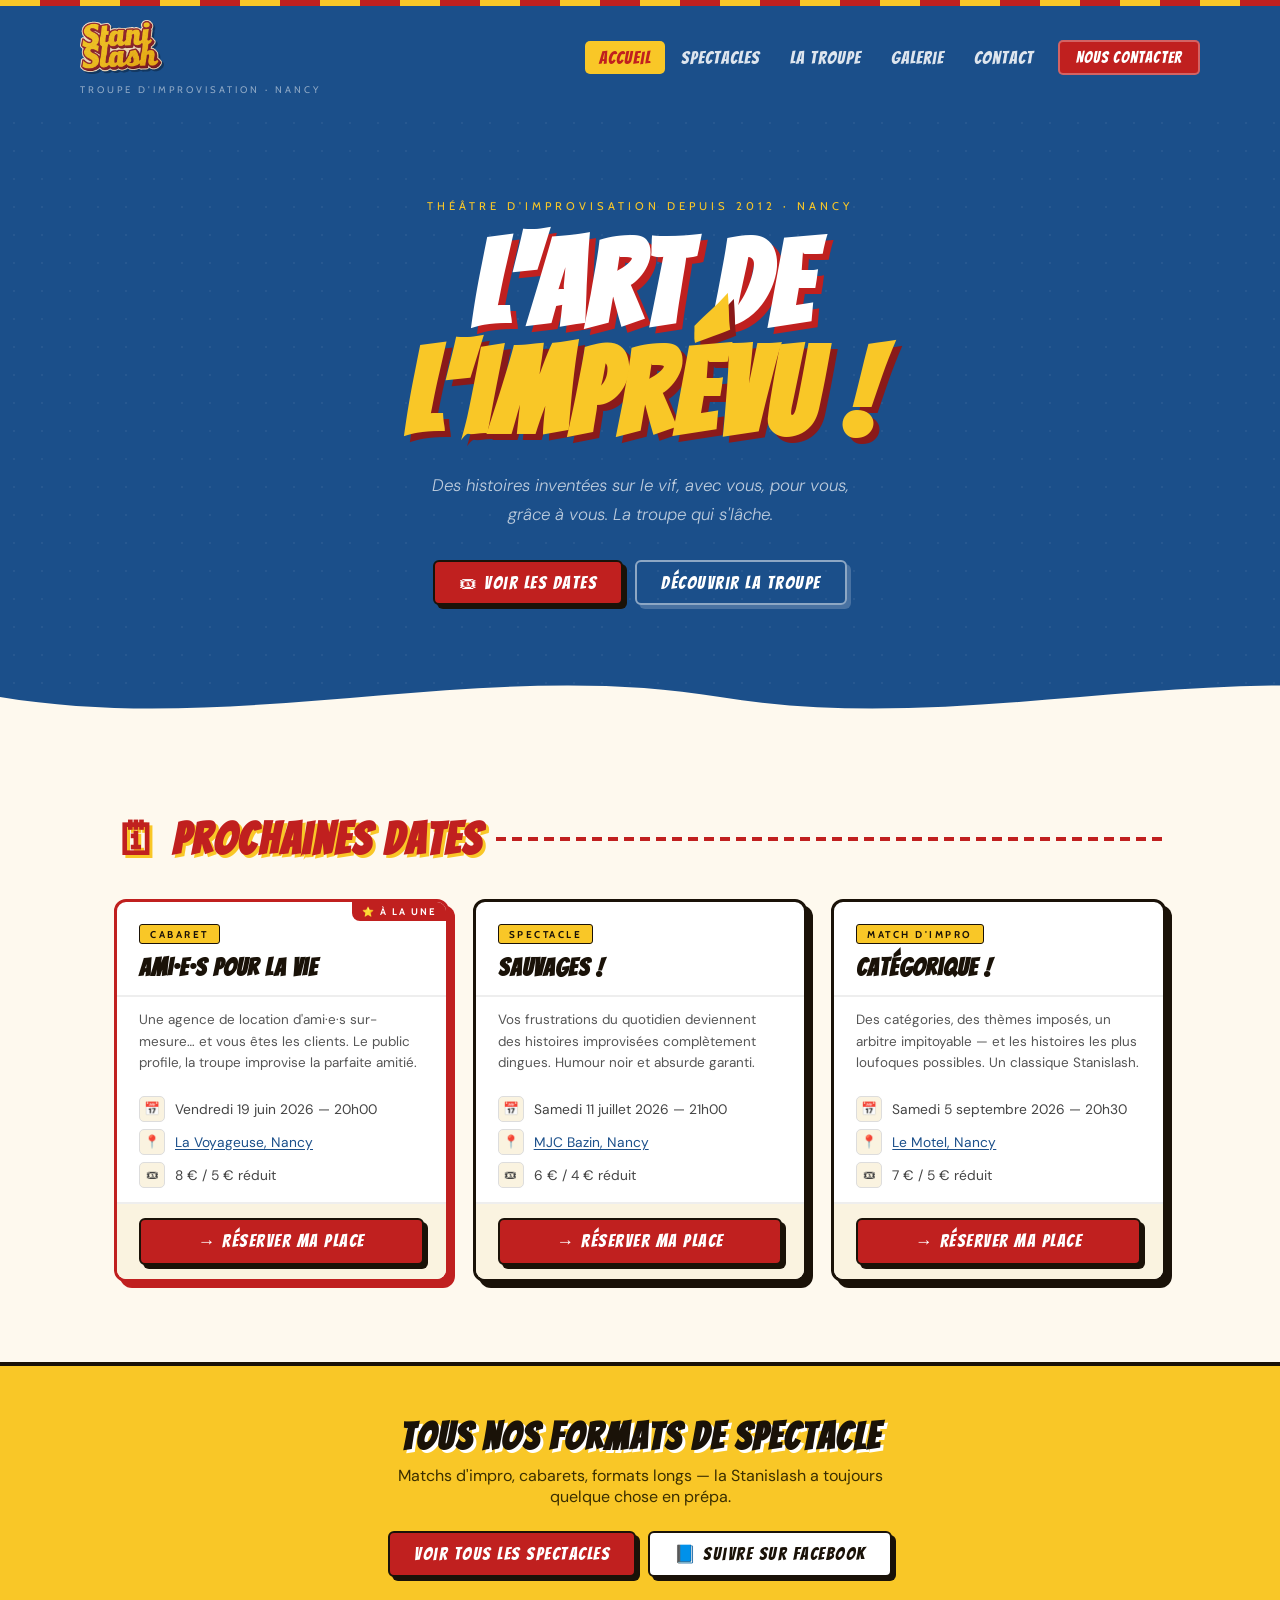
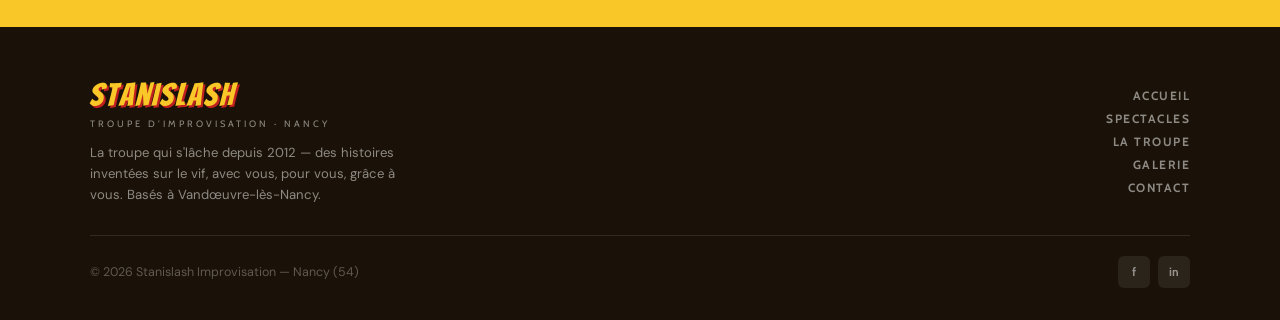
<file: index.html>
<!DOCTYPE html>
<html lang="fr">
<head>
  <meta charset="UTF-8">
  <meta name="viewport" content="width=device-width, initial-scale=1.0">
  <title>StaniSlash — La troupe qui s'lâche !</title>
  <link rel="stylesheet" href="style.css">
</head>
<body>
<header id="main-header"></header>

<section class="hero">
  <div class="hero-eyebrow">Théâtre d'improvisation depuis 2012 · Nancy</div>
  <h1>L'ART DE<em>L'IMPRÉVU !</em></h1>
  <p class="hero-desc">Des histoires inventées sur le vif, avec vous, pour vous, grâce à vous. La troupe qui s'lâche.</p>
  <div class="hero-actions">
    <a href="spectacles.html" class="btn btn-red">🎟 Voir les dates</a>
    <a href="troupe.html" class="btn btn-outline">Découvrir la troupe</a>
  </div>
  <svg class="hero-wave" viewBox="0 0 1440 80" xmlns="http://www.w3.org/2000/svg" preserveAspectRatio="none">
    <path d="M0,40 C240,80 480,0 720,40 C960,80 1200,0 1440,40 L1440,80 L0,80 Z" fill="#FEF9EE"/>
  </svg>
</section>

<section class="dates-section">
  <div class="container">
    <h2 class="section-title">🗓 Prochaines dates</h2>
    <div class="dates-grid" id="dates-accueil"></div>
  </div>
</section>

<div class="cta-band">
  <h2>Tous nos formats de spectacle</h2>
  <p>Matchs d'impro, cabarets, formats longs — la Stanislash a toujours quelque chose en prépa.</p>
  <div class="cta-btns">
    <a href="spectacles.html" class="btn btn-red">Voir tous les spectacles</a>
    <a href="https://www.facebook.com/lastanislash/" target="_blank" class="btn btn-white">📘 Suivre sur Facebook</a>
  </div>
</div>

<footer id="main-footer"></footer>
<script src="scripts.js"></script>
<script>
  initPage('index.html');
  document.addEventListener('DOMContentLoaded', () => renderDates('dates-accueil', 3));
</script>
</body>
</html>
</file>
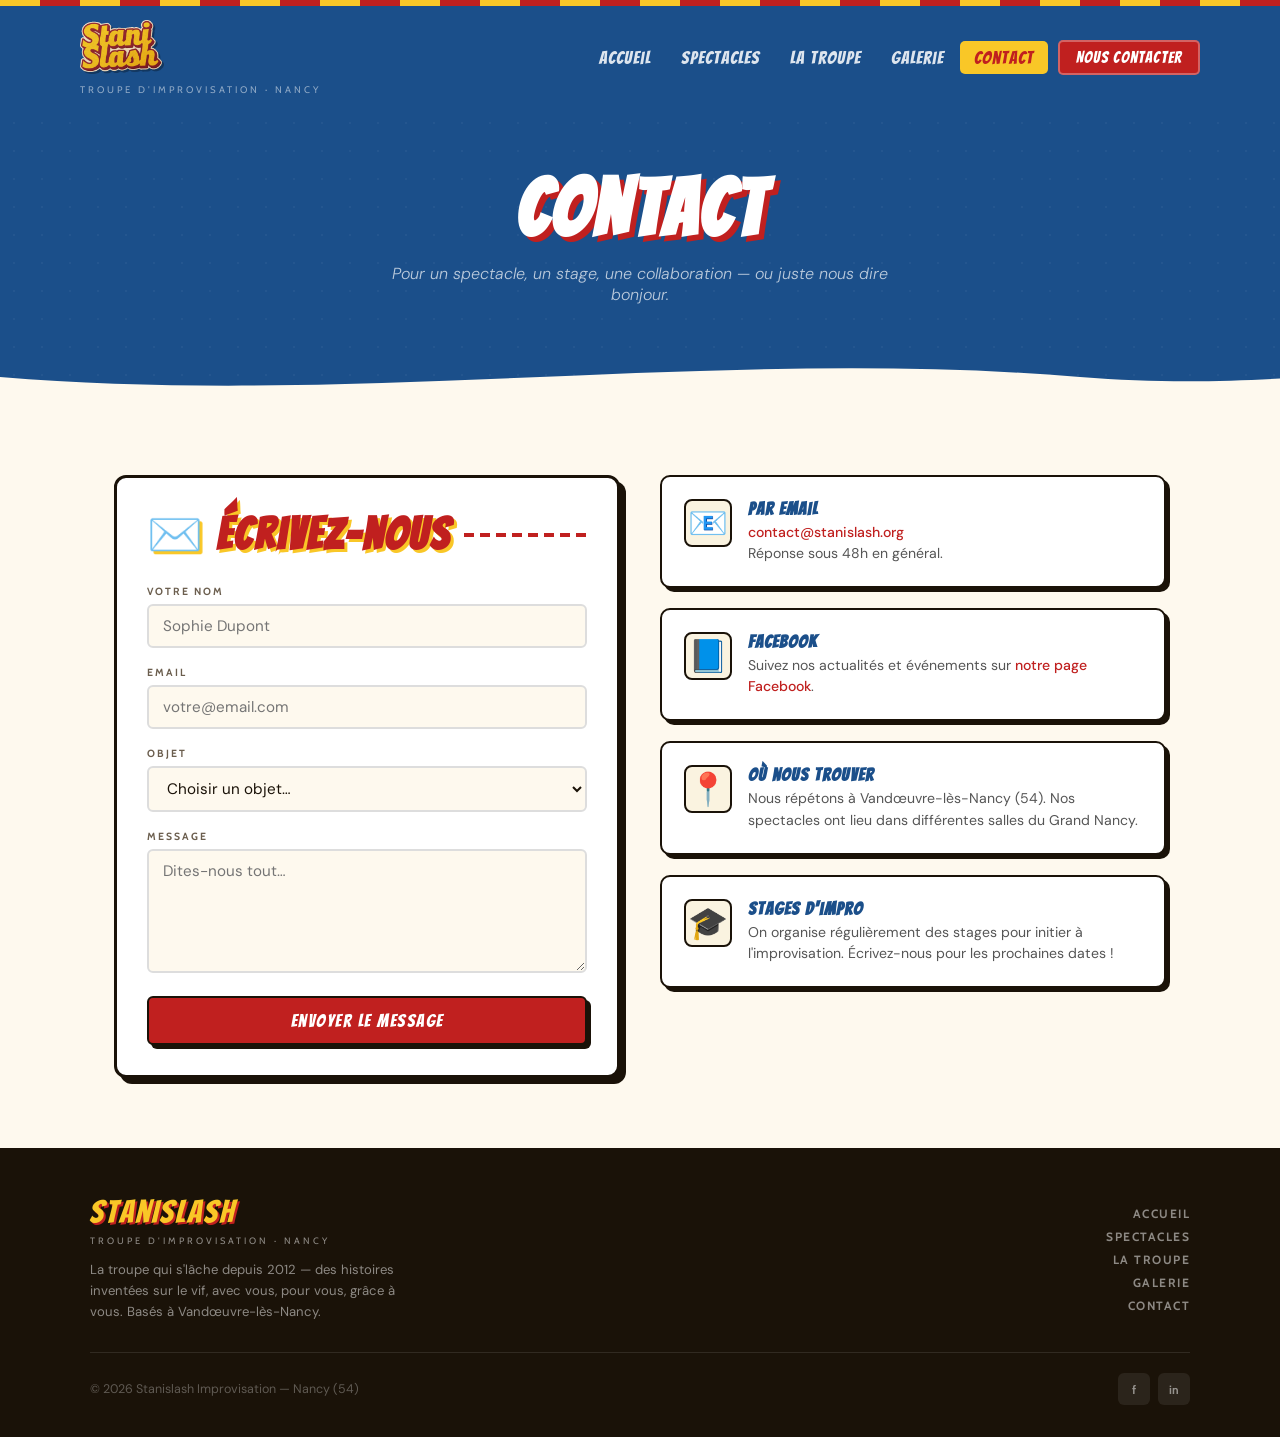
<file: contact.html>
<!DOCTYPE html>
<html lang="fr">
<head>
  <meta charset="UTF-8">
  <meta name="viewport" content="width=device-width, initial-scale=1.0">
  <title>StaniSlash | Contact</title>
  <link rel="stylesheet" href="style.css">
</head>
<body>
<header id="main-header"></header>

<div class="page-hero">
  <h1>CONTACT</h1>
  <p>Pour un spectacle, un stage, une collaboration — ou juste nous dire bonjour.</p>
  <svg class="page-wave" viewBox="0 0 1440 60" xmlns="http://www.w3.org/2000/svg" preserveAspectRatio="none">
    <path d="M0,30 C360,60 720,0 1080,30 C1260,45 1380,15 1440,30 L1440,60 L0,60 Z" fill="#FEF9EE"/>
  </svg>
</div>

<section class="page-section">
  <div class="container">
    <div class="contact-grid">

      <!-- Formulaire -->
      <div class="contact-form-card">
        <h2 class="section-title" style="margin-bottom: 24px;">✉️ Écrivez-nous</h2>
        <form id="contact-form">
          <div class="form-group">
            <label for="nom">Votre nom</label>
            <input type="text" id="nom" name="nom" placeholder="Sophie Dupont" required>
          </div>
          <div class="form-group">
            <label for="email">Email</label>
            <input type="email" id="email" name="email" placeholder="votre@email.com" required>
          </div>
          <div class="form-group">
            <label for="sujet">Objet</label>
            <select id="sujet" name="sujet">
              <option value="">Choisir un objet…</option>
              <option value="spectacle">Programmer un spectacle</option>
              <option value="stage">Stage de formation</option>
              <option value="rejoindre">Rejoindre la troupe</option>
              <option value="presse">Presse / partenariat</option>
              <option value="autre">Autre</option>
            </select>
          </div>
          <div class="form-group">
            <label for="message">Message</label>
            <textarea id="message" name="message" rows="5" placeholder="Dites-nous tout…" required></textarea>
          </div>
          <button type="submit" class="btn btn-red" style="width: 100%; font-size: 1.1rem; padding: 13px;">Envoyer le message</button>
        </form>
      </div>

      <!-- Infos -->
      <div class="contact-info">

        <div class="contact-info-card">
          <div class="contact-info-icon">📧</div>
          <div class="contact-info-text">
            <h4>Par email</h4>
            <p><a href="mailto:contact@stanislash.org">contact@stanislash.org</a><br>Réponse sous 48h en général.</p>
          </div>
        </div>

        <div class="contact-info-card">
          <div class="contact-info-icon">📘</div>
          <div class="contact-info-text">
            <h4>Facebook</h4>
            <p>Suivez nos actualités et événements sur <a href="https://www.facebook.com/lastanislash/" target="_blank">notre page Facebook</a>.</p>
          </div>
        </div>

        <div class="contact-info-card">
          <div class="contact-info-icon">📍</div>
          <div class="contact-info-text">
            <h4>Où nous trouver</h4>
            <p>Nous répétons à Vandœuvre-lès-Nancy (54). Nos spectacles ont lieu dans différentes salles du Grand Nancy.</p>
          </div>
        </div>

        <div class="contact-info-card">
          <div class="contact-info-icon">🎓</div>
          <div class="contact-info-text">
            <h4>Stages d'impro</h4>
            <p>On organise régulièrement des stages pour initier à l'improvisation. Écrivez-nous pour les prochaines dates !</p>
          </div>
        </div>

      </div>
    </div>
  </div>
</section>

<footer id="main-footer"></footer>
<script src="scripts.js"></script>
<script>
  initContactForm();
  initPage('contact.html');
</script>
</body>
</html>
</file>
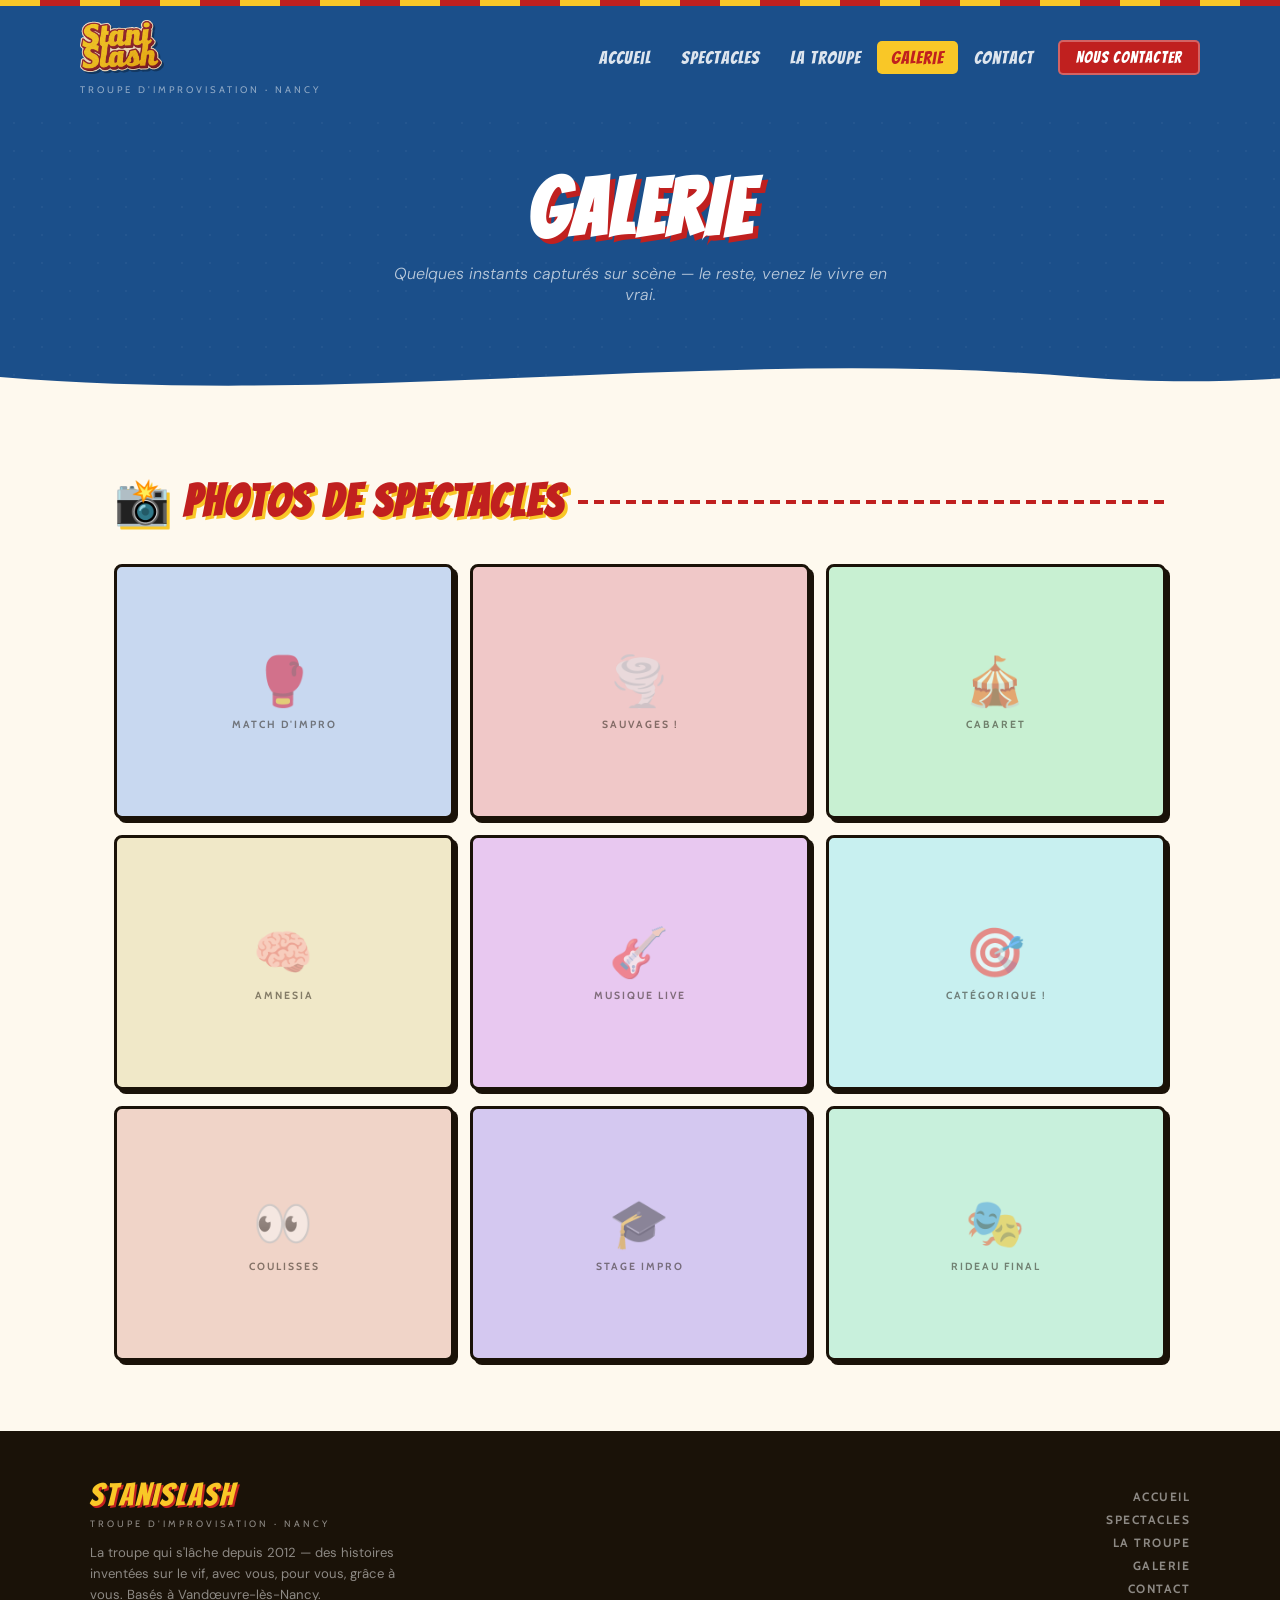
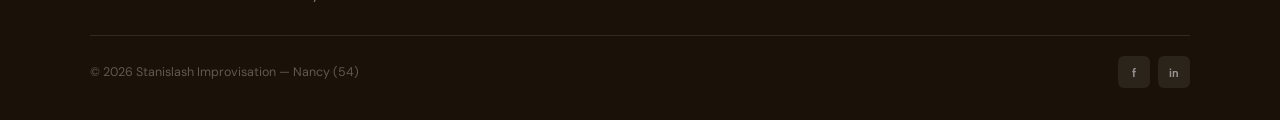
<file: galerie.html>
<!DOCTYPE html>
<html lang="fr">
<head>
  <meta charset="UTF-8">
  <meta name="viewport" content="width=device-width, initial-scale=1.0">
  <title>StaniSlash | Galerie</title>
  <link rel="stylesheet" href="style.css">
  <style>
    .lightbox { display:none; position:fixed; inset:0; background:rgba(0,0,0,0.85); z-index:999; align-items:center; justify-content:center; padding:20px; }
    .lightbox.open { display:flex; }
    .lightbox-inner { background:white; border:3px solid var(--ink); border-radius:12px; padding:24px; max-width:600px; width:100%; text-align:center; box-shadow:8px 8px 0 var(--ink); position:relative; }
    .lightbox-close { position:absolute; top:12px; right:12px; background:var(--red); color:white; border:none; font-family:'Bangers',cursive; font-size:1.2rem; padding:4px 12px; border-radius:4px; cursor:pointer; }
    .lightbox-img { width:100%; aspect-ratio:4/3; border-radius:8px; border:2px solid var(--ink); margin-bottom:14px; display:flex; align-items:center; justify-content:center; font-size:5rem; }
    .lightbox-caption { font-family:'Bangers',cursive; font-size:1.4rem; color:var(--blue); letter-spacing:1px; }
    .lightbox-sub { font-size:0.85rem; color:#777; margin-top:4px; font-style:italic; }
  </style>
</head>
<body>
<header id="main-header"></header>

<div class="page-hero">
  <h1>GALERIE</h1>
  <p>Quelques instants capturés sur scène — le reste, venez le vivre en vrai.</p>
  <svg class="page-wave" viewBox="0 0 1440 60" xmlns="http://www.w3.org/2000/svg" preserveAspectRatio="none">
    <path d="M0,30 C360,60 720,0 1080,30 C1260,45 1380,15 1440,30 L1440,60 L0,60 Z" fill="#FEF9EE"/>
  </svg>
</div>

<section class="page-section">
  <div class="container">
    <h2 class="section-title">📸 Photos de spectacles</h2>
    <div class="galerie-grid">

      <div class="galerie-item gi-1" data-caption="Match d'impro 2025" data-sub="Salle Jacques Villeret, Nancy" data-emoji="🥊">
        <div class="gi-placeholder"><span style="font-size:3rem;">🥊</span><span>Match d'impro</span></div>
      </div>

      <div class="galerie-item gi-2" data-caption="Sauvages ! — Première" data-sub="MJC Bazin, Nancy · Octobre 2024" data-emoji="🌪️">
        <div class="gi-placeholder"><span style="font-size:3rem;">🌪️</span><span>Sauvages !</span></div>
      </div>

      <div class="galerie-item gi-3" data-caption="Cabaret de fin de saison" data-sub="Le Motel, Nancy · Juin 2024" data-emoji="🎪">
        <div class="gi-placeholder"><span style="font-size:3rem;">🎪</span><span>Cabaret</span></div>
      </div>

      <div class="galerie-item gi-4" data-caption="Amnesia — Format long" data-sub="MJC Bazin, Nancy · Novembre 2021" data-emoji="🧠">
        <div class="gi-placeholder"><span style="font-size:3rem;">🧠</span><span>Amnesia</span></div>
      </div>

      <div class="galerie-item gi-5" data-caption="Clara à la musique live" data-sub="Le Motel, Nancy · Mars 2025" data-emoji="🎸">
        <div class="gi-placeholder"><span style="font-size:3rem;">🎸</span><span>Musique live</span></div>
      </div>

      <div class="galerie-item gi-6" data-caption="Catégorique ! — Match" data-sub="Salle Jacques Villeret · Avril 2025" data-emoji="🎯">
        <div class="gi-placeholder"><span style="font-size:3rem;">🎯</span><span>Catégorique !</span></div>
      </div>

      <div class="galerie-item gi-7" data-caption="Les coulisses avant le show" data-sub="Behind the scenes · 2025" data-emoji="👀">
        <div class="gi-placeholder"><span style="font-size:3rem;">👀</span><span>Coulisses</span></div>
      </div>

      <div class="galerie-item gi-8" data-caption="Stage de formation impro" data-sub="Vandœuvre-lès-Nancy · 2024" data-emoji="🎓">
        <div class="gi-placeholder"><span style="font-size:3rem;">🎓</span><span>Stage impro</span></div>
      </div>

      <div class="galerie-item gi-9" data-caption="Fin de spectacle" data-sub="Saluts et applaudissements · 2025" data-emoji="🎭">
        <div class="gi-placeholder"><span style="font-size:3rem;">🎭</span><span>Rideau final</span></div>
      </div>

    </div>
  </div>
</section>

<!-- Lightbox -->
<div class="lightbox" id="lightbox" role="dialog" aria-modal="true">
  <div class="lightbox-inner">
    <button class="lightbox-close" id="lightbox-close">✕ Fermer</button>
    <div class="lightbox-img" id="lightbox-img"></div>
    <div class="lightbox-caption" id="lightbox-caption"></div>
    <div class="lightbox-sub" id="lightbox-sub"></div>
  </div>
</div>

<script>
document.querySelectorAll('.galerie-item').forEach(item => {
  item.addEventListener('click', () => {
    document.getElementById('lightbox-img').innerHTML = '<span style="font-size:6rem;">' + item.dataset.emoji + '</span>';
    document.getElementById('lightbox-caption').textContent = item.dataset.caption;
    document.getElementById('lightbox-sub').textContent = item.dataset.sub;
    document.getElementById('lightbox').classList.add('open');
  });
});
document.getElementById('lightbox-close').addEventListener('click', () => {
  document.getElementById('lightbox').classList.remove('open');
});
document.getElementById('lightbox').addEventListener('click', (e) => {
  if (e.target === e.currentTarget) e.currentTarget.classList.remove('open');
});
</script>

<footer id="main-footer"></footer>
<script src="scripts.js"></script>
<script>initPage('galerie.html');</script>
</body>
</html>
</file>
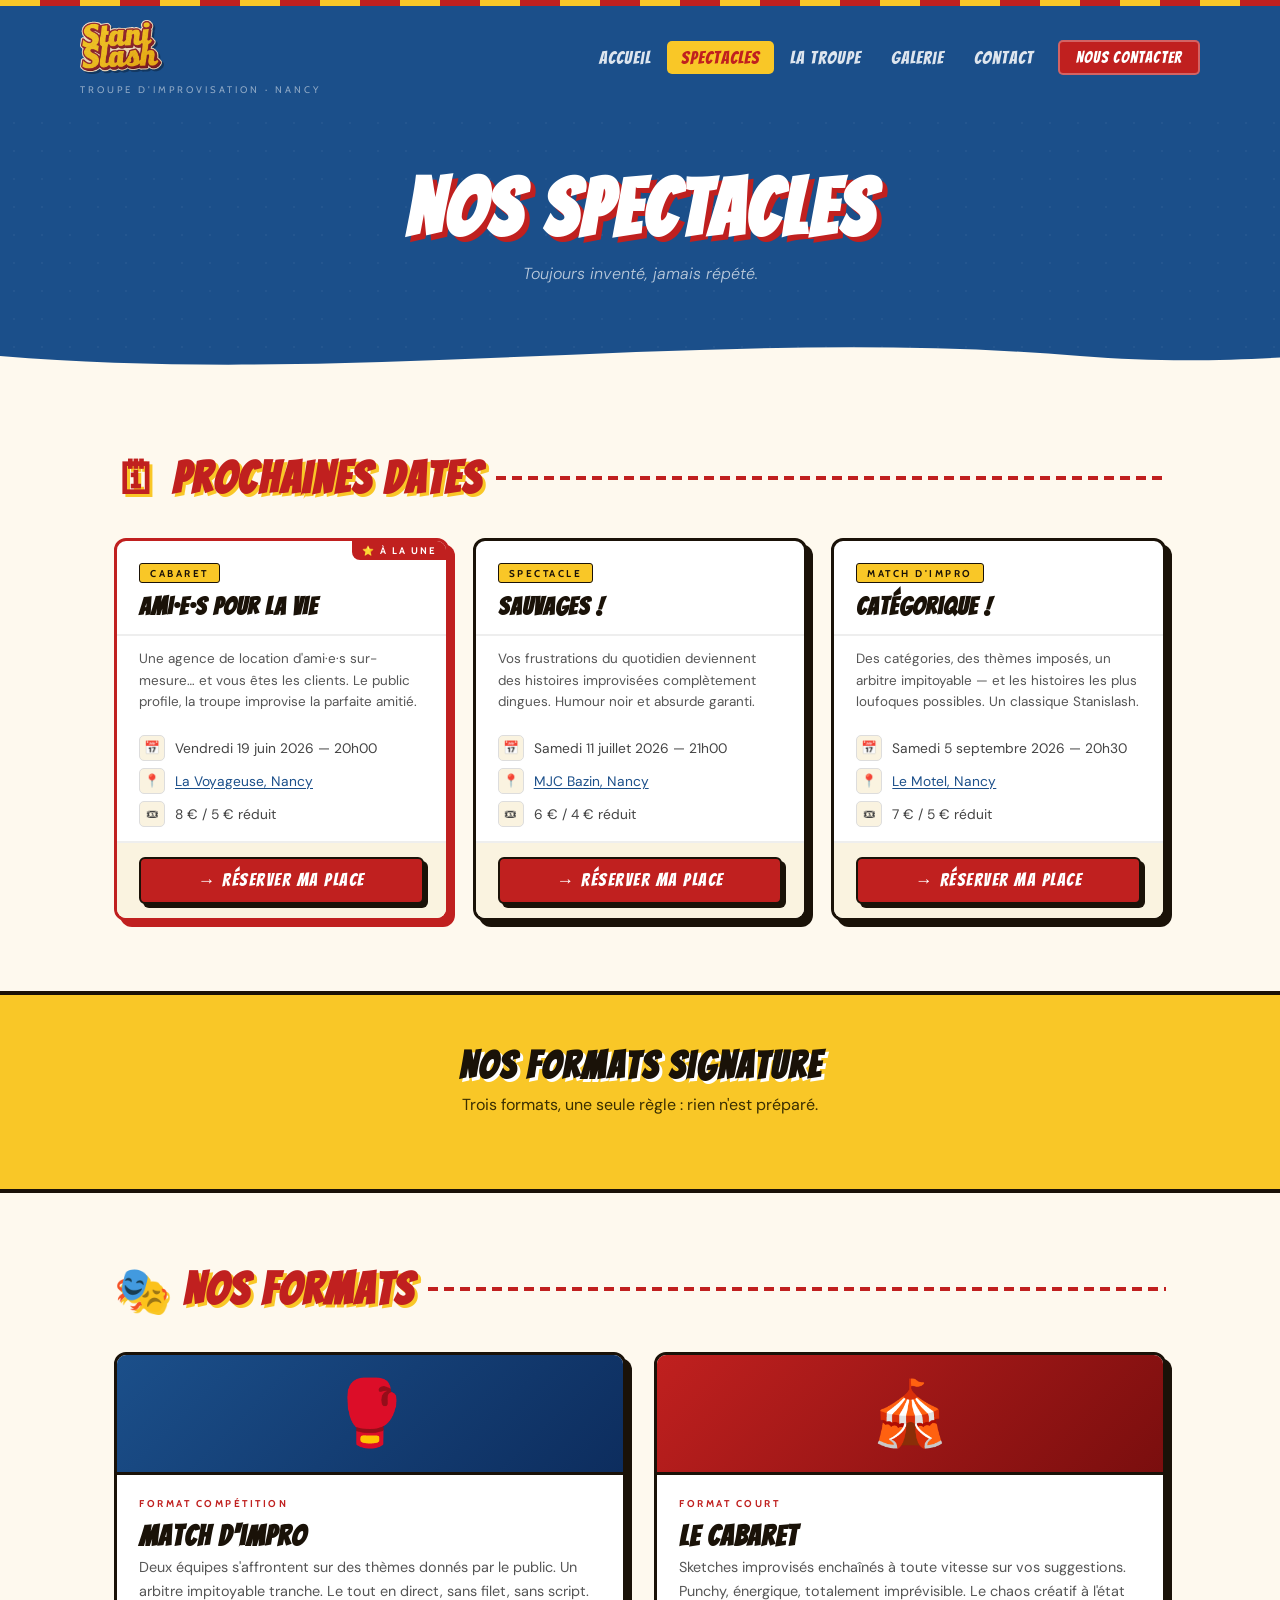
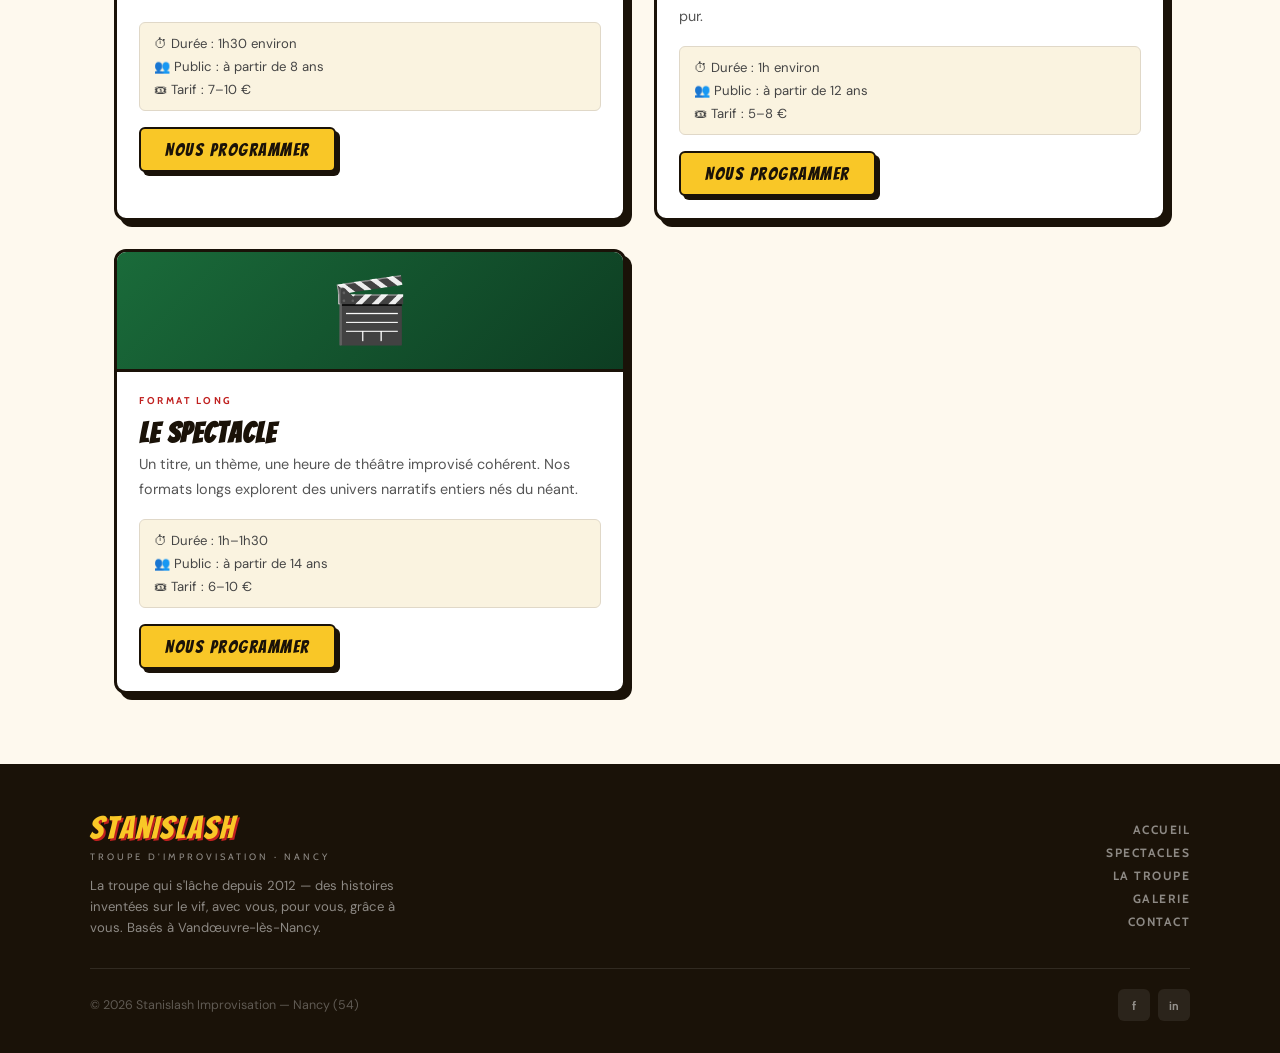
<file: spectacles.html>
<!DOCTYPE html>
<html lang="fr">
<head>
  <meta charset="UTF-8">
  <meta name="viewport" content="width=device-width, initial-scale=1.0">
  <title>StaniSlash | Spectacles</title>
  <link rel="stylesheet" href="style.css">
</head>
<body>
<header id="main-header"></header>

<div class="page-hero">
  <h1>NOS SPECTACLES</h1>
  <p>Toujours inventé, jamais répété.</p>
  <svg class="page-wave" viewBox="0 0 1440 60" xmlns="http://www.w3.org/2000/svg" preserveAspectRatio="none">
    <path d="M0,30 C360,60 720,0 1080,30 C1260,45 1380,15 1440,30 L1440,60 L0,60 Z" fill="#FEF9EE"/>
  </svg>
</div>

<section class="page-section">
  <div class="container">
    <h2 class="section-title">🗓 Prochaines dates</h2>
    <div class="dates-grid" id="dates-spectacles"></div>
  </div>
</section>

<div class="cta-band">
  <h2>Nos formats signature</h2>
  <p>Trois formats, une seule règle : rien n'est préparé.</p>
</div>

<section class="page-section">
  <div class="container">
    <h2 class="section-title">🎭 Nos formats</h2>
    <div class="spectacles-grid">

      <div class="spectacle-card">
        <div class="spectacle-banner banner-match">🥊</div>
        <div class="spectacle-content">
          <div class="spectacle-type">Format compétition</div>
          <h3>Match d'impro</h3>
          <p>Deux équipes s'affrontent sur des thèmes donnés par le public. Un arbitre impitoyable tranche. Le tout en direct, sans filet, sans script.</p>
          <div class="spectacle-meta">
            <div class="spectacle-meta-row">⏱ Durée : 1h30 environ</div>
            <div class="spectacle-meta-row">👥 Public : à partir de 8 ans</div>
            <div class="spectacle-meta-row">🎟 Tarif : 7–10 €</div>
          </div>
          <a href="contact.html" class="btn btn-yellow">Nous programmer</a>
        </div>
      </div>

      <div class="spectacle-card">
        <div class="spectacle-banner banner-cabaret">🎪</div>
        <div class="spectacle-content">
          <div class="spectacle-type">Format court</div>
          <h3>Le Cabaret</h3>
          <p>Sketches improvisés enchaînés à toute vitesse sur vos suggestions. Punchy, énergique, totalement imprévisible. Le chaos créatif à l'état pur.</p>
          <div class="spectacle-meta">
            <div class="spectacle-meta-row">⏱ Durée : 1h environ</div>
            <div class="spectacle-meta-row">👥 Public : à partir de 12 ans</div>
            <div class="spectacle-meta-row">🎟 Tarif : 5–8 €</div>
          </div>
          <a href="contact.html" class="btn btn-yellow">Nous programmer</a>
        </div>
      </div>

      <div class="spectacle-card">
        <div class="spectacle-banner banner-long">🎬</div>
        <div class="spectacle-content">
          <div class="spectacle-type">Format long</div>
          <h3>Le Spectacle</h3>
          <p>Un titre, un thème, une heure de théâtre improvisé cohérent. Nos formats longs explorent des univers narratifs entiers nés du néant.</p>
          <div class="spectacle-meta">
            <div class="spectacle-meta-row">⏱ Durée : 1h–1h30</div>
            <div class="spectacle-meta-row">👥 Public : à partir de 14 ans</div>
            <div class="spectacle-meta-row">🎟 Tarif : 6–10 €</div>
          </div>
          <a href="contact.html" class="btn btn-yellow">Nous programmer</a>
        </div>
      </div>

    </div>
  </div>
</section>

<footer id="main-footer"></footer>
<script src="scripts.js"></script>
<script>
  initPage('spectacles.html');
  document.addEventListener('DOMContentLoaded', () => renderDates('dates-spectacles'));
</script>
</body>
</html>
</file>
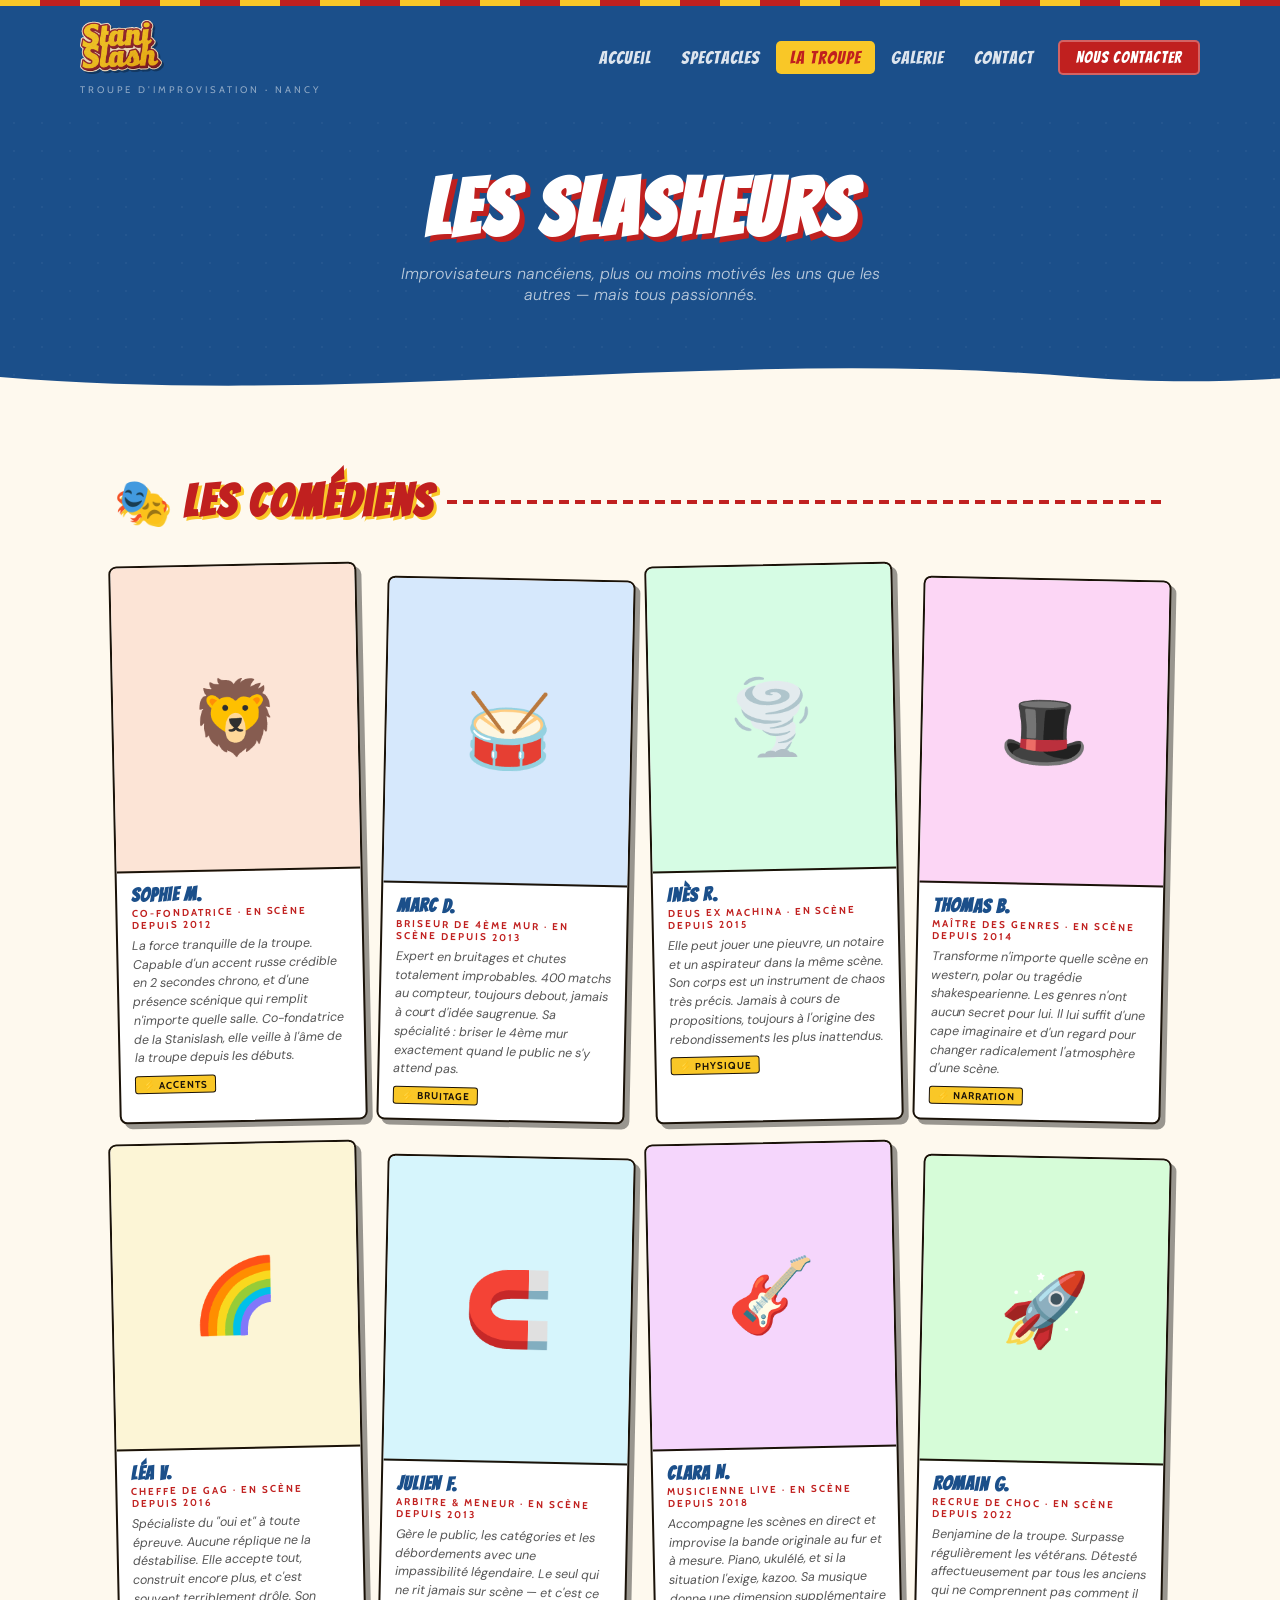
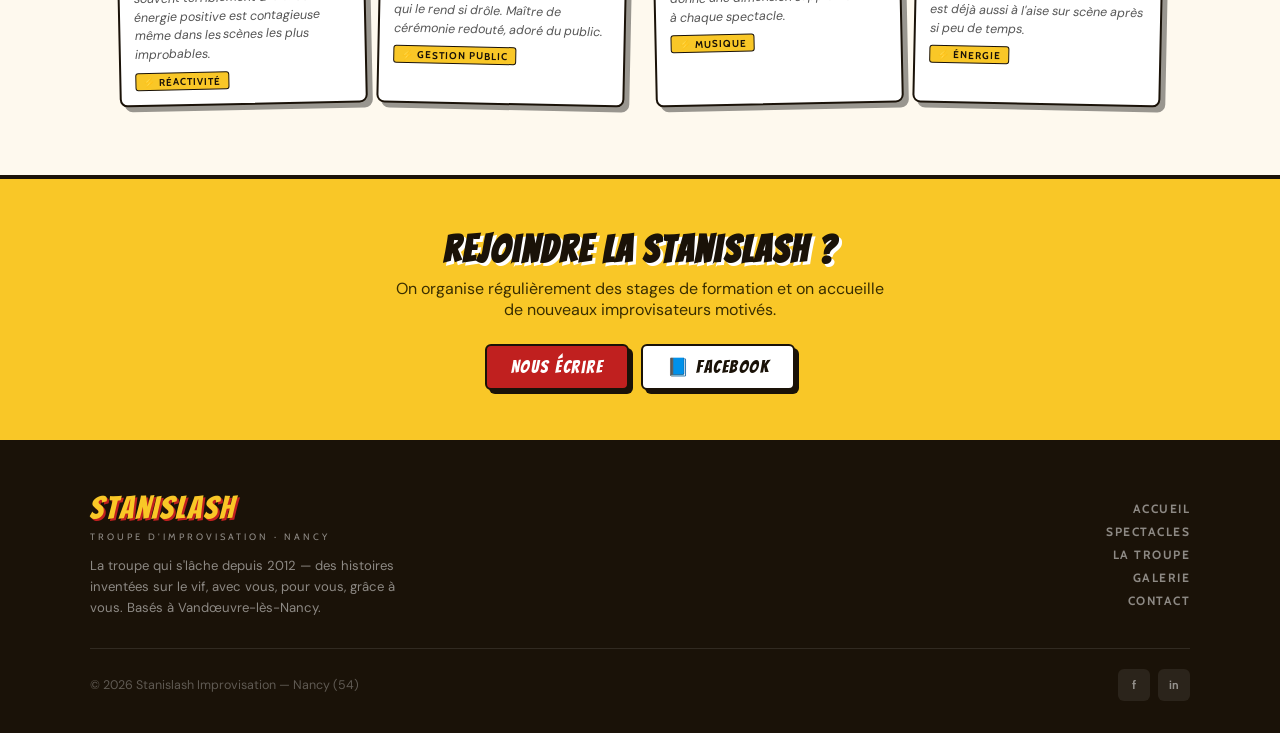
<file: troupe.html>
<!DOCTYPE html>
<html lang="fr">
<head>
  <meta charset="UTF-8">
  <meta name="viewport" content="width=device-width, initial-scale=1.0">
  <title>StaniSlash | La Troupe</title>
  <link rel="stylesheet" href="style.css">
</head>
<body>
<header id="main-header"></header>

<div class="page-hero">
  <h1>LES SLASHEURS</h1>
  <p>Improvisateurs nancéiens, plus ou moins motivés les uns que les autres — mais tous passionnés.</p>
  <svg class="page-wave" viewBox="0 0 1440 60" xmlns="http://www.w3.org/2000/svg" preserveAspectRatio="none">
    <path d="M0,30 C360,60 720,0 1080,30 C1260,45 1380,15 1440,30 L1440,60 L0,60 Z" fill="#FEF9EE"/>
  </svg>
</div>

<section class="page-section">
  <div class="container">
    <h2 class="section-title">🎭 Les comédiens</h2>
    <div class="members-grid" id="membres-grid"></div>
  </div>
</section>

<div class="cta-band">
  <h2>Rejoindre la Stanislash ?</h2>
  <p>On organise régulièrement des stages de formation et on accueille de nouveaux improvisateurs motivés.</p>
  <div class="cta-btns">
    <a href="contact.html" class="btn btn-red">Nous écrire</a>
    <a href="https://www.facebook.com/lastanislash/" target="_blank" class="btn btn-white">📘 Facebook</a>
  </div>
</div>

<footer id="main-footer"></footer>
<script src="scripts.js"></script>
<script>
  initPage('troupe.html');
  document.addEventListener('DOMContentLoaded', () => renderTroupe('membres-grid', 'full'));
</script>
</body>
</html>
</file>
<file: style.css>
@import url('https://fonts.googleapis.com/css2?family=Bangers&family=DM+Sans:ital,wght@0,300;0,500;0,700;1,300&family=Cabin:wght@400;700&display=swap');

:root {
  --red: #C0201F;
  --yellow: #F9C727;
  --blue: #1B4F8A;
  --cream: #FAF3E0;
  --ink: #1a1208;
  --offwhite: #FEF9EE;
  --muted: #6b5e4e;
}

* { box-sizing: border-box; margin: 0; padding: 0; }

body {
  font-family: 'DM Sans', sans-serif;
  background: var(--offwhite);
  color: var(--ink);
  overflow-x: hidden;
}

/* ─── HEADER ─── */
header {
  background: var(--blue);
  position: sticky;
  top: 0;
  z-index: 100;
}

.header-stripe {
  height: 6px;
  background: repeating-linear-gradient(90deg, var(--yellow) 0px, var(--yellow) 40px, var(--red) 40px, var(--red) 80px);
}

.header-inner {
  display: flex;
  align-items: center;
  justify-content: space-between;
  padding: 14px 40px;
  max-width: 1200px;
  margin: 0 auto;
}

.logo-zone {
  display: flex;
  align-items: center;
  gap: 14px;
  text-decoration: none;
}

.logo-mascot {
  width: 52px;
  height: 52px;
  background: var(--yellow);
  border-radius: 50%;
  display: flex;
  align-items: center;
  justify-content: center;
  border: 3px solid rgba(255,255,255,0.3);
  font-size: 1.6rem;
  transform: rotate(-8deg);
  flex-shrink: 0;
  box-shadow: 3px 3px 0 rgba(0,0,0,0.3);
  transition: transform 0.2s;
}

.logo-zone:hover .logo-mascot { transform: rotate(8deg) scale(1.08); }

.logo-slash {
  font-family: 'Bangers', cursive;
  font-size: 2.4rem;
  letter-spacing: 2px;
  color: var(--yellow);
  line-height: 1;
  text-shadow: 3px 3px 0 var(--red);
  transform: skewX(-4deg);
  display: block;
}

.logo-sub {
  font-family: 'Cabin', sans-serif;
  font-size: 0.6rem;
  letter-spacing: 3px;
  text-transform: uppercase;
  color: rgba(255,255,255,0.5);
  margin-top: 2px;
}

nav { display: flex; gap: 2px; align-items: center; }

nav a {
  font-family: 'Bangers', cursive;
  font-size: 1.15rem;
  letter-spacing: 1px;
  color: rgba(255,255,255,0.85);
  text-decoration: none;
  padding: 7px 14px;
  border-radius: 5px;
  transition: background 0.15s, color 0.15s;
}

nav a:hover, nav a.active {
  background: var(--yellow);
  color: var(--red);
}

.nav-cta {
  font-family: 'Bangers', cursive;
  font-size: 1rem;
  letter-spacing: 1px;
  background: var(--red) !important;
  color: white !important;
  padding: 7px 16px !important;
  border-radius: 5px;
  text-decoration: none;
  border: 2px solid rgba(255,255,255,0.3);
  margin-left: 8px;
}

.nav-cta:hover { background: #a01919 !important; }

.hamburger {
  display: none;
  background: none;
  border: none;
  cursor: pointer;
  padding: 4px;
}

.hamburger span {
  display: block;
  width: 24px;
  height: 2px;
  background: white;
  margin: 5px 0;
  transition: 0.2s;
}

/* ─── HERO ─── */
.hero {
  background: var(--blue);
  position: relative;
  padding: 90px 40px 130px;
  text-align: center;
  overflow: hidden;
}

.hero::before {
  content: '';
  position: absolute;
  inset: 0;
  background-image: radial-gradient(circle, rgba(255,255,255,0.05) 1px, transparent 1px);
  background-size: 28px 28px;
}

.hero-eyebrow {
  font-family: 'Cabin', sans-serif;
  font-size: 0.7rem;
  letter-spacing: 4px;
  text-transform: uppercase;
  color: var(--yellow);
  margin-bottom: 18px;
  position: relative;
}

.hero h1 {
  font-family: 'Bangers', cursive;
  font-size: clamp(3.5rem, 10vw, 7.5rem);
  color: white;
  line-height: 0.9;
  letter-spacing: 3px;
  position: relative;
  text-shadow: 6px 6px 0 var(--red);
}

.hero h1 em {
  color: var(--yellow);
  font-style: normal;
  display: block;
  text-shadow: 6px 6px 0 #8a1a1a;
}

.hero-desc {
  font-size: 1.05rem;
  color: rgba(255,255,255,0.7);
  max-width: 440px;
  margin: 24px auto 0;
  line-height: 1.7;
  position: relative;
  font-style: italic;
  font-weight: 300;
}

.hero-actions {
  display: flex;
  gap: 12px;
  justify-content: center;
  margin-top: 32px;
  position: relative;
  flex-wrap: wrap;
}

.hero-wave {
  position: absolute;
  bottom: -2px;
  left: 0;
  right: 0;
  height: 80px;
}

/* ─── CONTAINER ─── */
.container {
  max-width: 1100px;
  margin: 0 auto;
  padding: 0 24px;
}

/* ─── SECTION TITLES ─── */
.section-title {
  font-family: 'Bangers', cursive;
  font-size: clamp(1.8rem, 4vw, 2.8rem);
  color: var(--red);
  letter-spacing: 2px;
  text-shadow: 3px 3px 0 var(--yellow);
  display: flex;
  align-items: center;
  gap: 14px;
  margin-bottom: 36px;
}

.section-title::after {
  content: '';
  flex: 1;
  height: 4px;
  background: repeating-linear-gradient(90deg, var(--red) 0, var(--red) 10px, transparent 10px, transparent 16px);
}

.section-title-light {
  color: var(--yellow);
  text-shadow: 3px 3px 0 var(--red);
}

.section-title-light::after {
  background: repeating-linear-gradient(90deg, var(--yellow) 0, var(--yellow) 10px, transparent 10px, transparent 16px);
}

/* ─── BUTTONS ─── */
.btn {
  font-family: 'Bangers', cursive;
  font-size: 1.1rem;
  letter-spacing: 1.5px;
  padding: 11px 24px;
  border-radius: 6px;
  text-decoration: none;
  border: 2.5px solid var(--ink);
  box-shadow: 4px 4px 0 var(--ink);
  transition: transform 0.15s, box-shadow 0.15s;
  cursor: pointer;
  display: inline-block;
}

.btn:hover { transform: translate(-2px, -2px); box-shadow: 6px 6px 0 var(--ink); }
.btn:active { transform: translate(1px, 1px); box-shadow: 2px 2px 0 var(--ink); }

.btn-red { background: var(--red); color: white; }
.btn-yellow { background: var(--yellow); color: var(--ink); }
.btn-white { background: white; color: var(--ink); }
.btn-outline { background: transparent; color: white; border-color: rgba(255,255,255,0.5); box-shadow: 4px 4px 0 rgba(255,255,255,0.2); }
.btn-outline:hover { background: rgba(255,255,255,0.1); }

.btn-full { display: block; text-align: center; width: 100%; }

/* ─── DATE CARDS ─── */
.dates-section { padding: 80px 0; }

.dates-grid {
  display: grid;
  grid-template-columns: repeat(auto-fit, minmax(300px, 1fr));
  gap: 24px;
}

.date-card {
  background: white;
  border: 3px solid var(--ink);
  border-radius: 12px;
  overflow: hidden;
  box-shadow: 6px 6px 0 var(--ink);
  transition: transform 0.2s, box-shadow 0.2s;
  display: flex;
  flex-direction: column;
  position: relative;
}

.date-card:hover { transform: translate(-3px, -3px); box-shadow: 9px 9px 0 var(--ink); }
.date-card.featured { border-color: var(--red); box-shadow: 6px 6px 0 var(--red); }
.date-card.featured:hover { box-shadow: 9px 9px 0 var(--red); }

.date-ribbon {
  position: absolute;
  top: 0; right: 0;
  background: var(--red);
  color: white;
  font-family: 'Cabin', sans-serif;
  font-size: 0.6rem;
  font-weight: 700;
  letter-spacing: 2px;
  text-transform: uppercase;
  padding: 4px 10px;
  border-bottom-left-radius: 8px;
}

.date-card-header {
  padding: 20px 22px 14px;
  border-bottom: 2px solid #eee;
}

.date-tag {
  font-family: 'Cabin', sans-serif;
  font-size: 0.62rem;
  letter-spacing: 2.5px;
  text-transform: uppercase;
  font-weight: 700;
  background: var(--yellow);
  color: var(--ink);
  padding: 3px 10px;
  border-radius: 3px;
  border: 1.5px solid var(--ink);
  display: inline-block;
  margin-bottom: 10px;
}

.date-card-header h3 {
  font-family: 'Bangers', cursive;
  font-size: 1.55rem;
  letter-spacing: 1px;
  color: var(--ink);
  line-height: 1.1;
}

.date-desc {
  font-size: 0.84rem;
  color: #555;
  line-height: 1.6;
  padding: 12px 22px;
  flex: 1;
}

.date-meta {
  padding: 10px 22px 14px;
  display: flex;
  flex-direction: column;
  gap: 7px;
}

.date-meta-row {
  display: flex;
  align-items: center;
  gap: 10px;
  font-size: 0.86rem;
  color: #444;
}

.date-icon {
  width: 26px;
  height: 26px;
  background: var(--cream);
  border-radius: 5px;
  border: 1.5px solid #ddd;
  display: flex;
  align-items: center;
  justify-content: center;
  flex-shrink: 0;
  font-size: 0.8rem;
}

.date-card-footer {
  padding: 14px 22px;
  border-top: 2px solid #eee;
  background: var(--cream);
}

/* ─── CTA BAND ─── */
.cta-band {
  background: var(--yellow);
  border-top: 4px solid var(--ink);
  border-bottom: 4px solid var(--ink);
  padding: 50px 24px;
  text-align: center;
}

.cta-band h2 {
  font-family: 'Bangers', cursive;
  font-size: clamp(1.6rem, 4vw, 2.4rem);
  color: var(--ink);
  letter-spacing: 2px;
  text-shadow: 3px 3px 0 white;
  margin-bottom: 8px;
}

.cta-band p {
  color: #3a2e00;
  font-size: 1rem;
  margin-bottom: 24px;
  max-width: 500px;
  margin-left: auto;
  margin-right: auto;
}

.cta-btns { display: flex; gap: 12px; justify-content: center; flex-wrap: wrap; }

/* ─── MEMBERS SECTION ─── */
.members-section {
  padding: 80px 0;
  background: var(--blue);
}

.members-grid {
  display: grid;
  grid-template-columns: repeat(auto-fill, minmax(200px, 1fr));
  gap: 20px;
}

.member-card {
  background: white;
  border: 2.5px solid var(--ink);
  border-radius: 8px;
  overflow: hidden;
  box-shadow: 5px 5px 0 rgba(0,0,0,0.4);
  transition: transform 0.25s, box-shadow 0.25s, z-index 0s;
  position: relative;
}

.member-card:nth-child(odd) { transform: rotate(-1.8deg); }
.member-card:nth-child(even) { transform: rotate(1.8deg); margin-top: 14px; }
.member-card:hover { transform: rotate(0deg) scale(1.05) !important; z-index: 10; box-shadow: 8px 8px 0 rgba(0,0,0,0.5); }

.member-avatar {
  width: 100%;
  aspect-ratio: 4/5;
  display: flex;
  align-items: center;
  justify-content: center;
  border-bottom: 2.5px solid var(--ink);
  font-size: 4.5rem;
  line-height: 1;
  position: relative;
  overflow: hidden;
}

.member-avatar img {
  width: 100%;
  height: 100%;
  object-fit: cover;
  filter: sepia(0.15);
}

.m-bg-1 { background: #fce4d6; }
.m-bg-2 { background: #d6e8fc; }
.m-bg-3 { background: #d6fce4; }
.m-bg-4 { background: #fcd6f5; }
.m-bg-5 { background: #fcf5d6; }
.m-bg-6 { background: #d6f5fc; }
.m-bg-7 { background: #f5d6fc; }
.m-bg-8 { background: #d6fcd8; }

.member-info {
  padding: 12px 14px 14px;
}

.member-info h3 {
  font-family: 'Bangers', cursive;
  font-size: 1.2rem;
  letter-spacing: 1px;
  color: var(--blue);
  margin-bottom: 2px;
}

.member-role {
  font-size: 0.62rem;
  letter-spacing: 2px;
  text-transform: uppercase;
  color: var(--red);
  font-weight: 700;
  font-family: 'Cabin', sans-serif;
  margin-bottom: 6px;
}

.member-bio {
  font-size: 0.78rem;
  color: #555;
  line-height: 1.5;
  font-style: italic;
}

.member-power {
  display: inline-block;
  background: var(--yellow);
  border: 1.5px solid var(--ink);
  border-radius: 3px;
  font-size: 0.62rem;
  font-family: 'Cabin', sans-serif;
  font-weight: 700;
  letter-spacing: 1px;
  text-transform: uppercase;
  padding: 2px 7px;
  margin-top: 8px;
  color: var(--ink);
}

/* ─── SPECTACLES PAGE ─── */
.spectacles-grid {
  display: grid;
  grid-template-columns: repeat(auto-fit, minmax(340px, 1fr));
  gap: 28px;
}

.spectacle-card {
  background: white;
  border: 3px solid var(--ink);
  border-radius: 12px;
  overflow: hidden;
  box-shadow: 6px 6px 0 var(--ink);
  transition: transform 0.2s, box-shadow 0.2s;
}

.spectacle-card:hover { transform: translate(-3px,-3px); box-shadow: 9px 9px 0 var(--ink); }

.spectacle-banner {
  height: 120px;
  display: flex;
  align-items: center;
  justify-content: center;
  font-size: 4rem;
  border-bottom: 3px solid var(--ink);
  position: relative;
  overflow: hidden;
}

.banner-match { background: linear-gradient(135deg, var(--blue) 0%, #0d2d5e 100%); }
.banner-cabaret { background: linear-gradient(135deg, var(--red) 0%, #7a0e0e 100%); }
.banner-long { background: linear-gradient(135deg, #1a6b3a 0%, #0d3d22 100%); }

.spectacle-content { padding: 22px; }

.spectacle-content h3 {
  font-family: 'Bangers', cursive;
  font-size: 1.8rem;
  letter-spacing: 1px;
  color: var(--ink);
  margin-bottom: 4px;
}

.spectacle-type {
  font-family: 'Cabin', sans-serif;
  font-size: 0.62rem;
  font-weight: 700;
  letter-spacing: 2.5px;
  text-transform: uppercase;
  color: var(--red);
  margin-bottom: 12px;
}

.spectacle-content p {
  font-size: 0.9rem;
  color: #555;
  line-height: 1.7;
  margin-bottom: 18px;
}

.spectacle-meta {
  background: var(--cream);
  border: 1.5px solid #e0d8c8;
  border-radius: 6px;
  padding: 12px 14px;
  margin-bottom: 16px;
  display: flex;
  flex-direction: column;
  gap: 6px;
}

.spectacle-meta-row {
  display: flex;
  gap: 10px;
  font-size: 0.82rem;
  color: #444;
  align-items: center;
}

/* ─── GALERIE PAGE ─── */
.galerie-grid {
  display: grid;
  grid-template-columns: repeat(3, 1fr);
  gap: 16px;
}

.galerie-item {
  border: 3px solid var(--ink);
  border-radius: 8px;
  overflow: hidden;
  box-shadow: 4px 4px 0 var(--ink);
  aspect-ratio: 4/3;
  display: flex;
  align-items: center;
  justify-content: center;
  font-size: 3rem;
  transition: transform 0.2s, box-shadow 0.2s;
  cursor: pointer;
  position: relative;
}

.galerie-item:hover { transform: translate(-2px,-2px); box-shadow: 6px 6px 0 var(--ink); }

.galerie-item img {
  width: 100%;
  height: 100%;
  object-fit: cover;
}

.gi-placeholder {
  display: flex;
  flex-direction: column;
  align-items: center;
  justify-content: center;
  width: 100%;
  height: 100%;
  gap: 8px;
}

.gi-placeholder span {
  font-family: 'Cabin', sans-serif;
  font-size: 0.65rem;
  letter-spacing: 2px;
  text-transform: uppercase;
  font-weight: 700;
  opacity: 0.5;
}

.gi-1 { background: #c8d8f0; }
.gi-2 { background: #f0c8c8; }
.gi-3 { background: #c8f0d2; }
.gi-4 { background: #f0e8c8; }
.gi-5 { background: #e8c8f0; }
.gi-6 { background: #c8f0f0; }
.gi-7 { background: #f0d4c8; }
.gi-8 { background: #d4c8f0; }
.gi-9 { background: #c8f0dc; }

/* ─── CONTACT PAGE ─── */
.contact-grid {
  display: grid;
  grid-template-columns: 1fr 1fr;
  gap: 40px;
  align-items: start;
}

.contact-form-card {
  background: white;
  border: 3px solid var(--ink);
  border-radius: 12px;
  padding: 30px;
  box-shadow: 6px 6px 0 var(--ink);
}

.form-group { margin-bottom: 18px; }

.form-group label {
  display: block;
  font-family: 'Cabin', sans-serif;
  font-size: 0.65rem;
  font-weight: 700;
  letter-spacing: 2px;
  text-transform: uppercase;
  color: var(--muted);
  margin-bottom: 6px;
}

.form-group input,
.form-group textarea,
.form-group select {
  width: 100%;
  padding: 10px 14px;
  border: 2px solid #ddd;
  border-radius: 6px;
  font-family: 'DM Sans', sans-serif;
  font-size: 0.95rem;
  color: var(--ink);
  background: var(--offwhite);
  transition: border-color 0.2s;
  outline: none;
}

.form-group input:focus,
.form-group textarea:focus,
.form-group select:focus { border-color: var(--blue); }

.form-group textarea { resize: vertical; min-height: 120px; }

.contact-info {
  display: flex;
  flex-direction: column;
  gap: 20px;
}

.contact-info-card {
  background: white;
  border: 2.5px solid var(--ink);
  border-radius: 10px;
  padding: 22px;
  box-shadow: 4px 4px 0 var(--ink);
  display: flex;
  gap: 16px;
  align-items: flex-start;
}

.contact-info-icon {
  font-size: 2rem;
  flex-shrink: 0;
  width: 48px;
  height: 48px;
  background: var(--cream);
  border-radius: 8px;
  border: 2px solid var(--ink);
  display: flex;
  align-items: center;
  justify-content: center;
}

.contact-info-text h4 {
  font-family: 'Bangers', cursive;
  font-size: 1.1rem;
  letter-spacing: 1px;
  color: var(--blue);
  margin-bottom: 4px;
}

.contact-info-text p {
  font-size: 0.88rem;
  color: #555;
  line-height: 1.5;
}

.contact-info-text a {
  color: var(--red);
  text-decoration: none;
  font-weight: 500;
}

/* ─── PAGE SECTIONS ─── */
.page-section {
  padding: 70px 0;
}

.page-section-blue {
  background: var(--blue);
  padding: 70px 0;
}

.page-hero {
  background: var(--blue);
  padding: 60px 24px 100px;
  text-align: center;
  position: relative;
  overflow: hidden;
}

.page-hero::before {
  content: '';
  position: absolute;
  inset: 0;
  background-image: radial-gradient(circle, rgba(255,255,255,0.04) 1px, transparent 1px);
  background-size: 28px 28px;
}

.page-hero h1 {
  font-family: 'Bangers', cursive;
  font-size: clamp(2.5rem, 7vw, 5rem);
  color: white;
  text-shadow: 5px 5px 0 var(--red);
  letter-spacing: 3px;
  position: relative;
  line-height: 1;
  margin-bottom: 14px;
}

.page-hero p {
  color: rgba(255,255,255,0.7);
  font-size: 1rem;
  font-style: italic;
  font-weight: 300;
  position: relative;
  max-width: 500px;
  margin: 0 auto;
}

.page-wave {
  position: absolute;
  bottom: -2px;
  left: 0;
  right: 0;
  height: 60px;
}

/* ─── FOOTER ─── */
footer {
  background: var(--ink);
  padding: 48px 24px 32px;
}

.footer-inner {
  max-width: 1100px;
  margin: 0 auto;
  display: grid;
  grid-template-columns: 1fr auto;
  gap: 40px;
  align-items: center;
  border-bottom: 1px solid rgba(255,255,255,0.1);
  padding-bottom: 30px;
  margin-bottom: 20px;
}

.footer-brand .logo-slash { font-size: 2rem; text-shadow: 2px 2px 0 var(--red); }
.footer-brand .logo-sub { font-size: 0.58rem; }

.footer-brand p {
  color: rgba(255,255,255,0.5);
  font-size: 0.82rem;
  margin-top: 10px;
  line-height: 1.6;
  max-width: 320px;
}

.footer-links {
  display: flex;
  flex-direction: column;
  gap: 8px;
  align-items: flex-end;
}

.footer-links a {
  font-family: 'Cabin', sans-serif;
  font-size: 0.75rem;
  font-weight: 700;
  letter-spacing: 1.5px;
  text-transform: uppercase;
  color: rgba(255,255,255,0.5);
  text-decoration: none;
  transition: color 0.15s;
}

.footer-links a:hover { color: var(--yellow); }

.footer-bottom {
  max-width: 1100px;
  margin: 0 auto;
  display: flex;
  justify-content: space-between;
  align-items: center;
  font-size: 0.78rem;
  color: rgba(255,255,255,0.3);
  flex-wrap: wrap;
  gap: 8px;
}

.footer-social { display: flex; gap: 8px; }

.footer-social a {
  width: 32px;
  height: 32px;
  background: rgba(255,255,255,0.08);
  border-radius: 6px;
  display: flex;
  align-items: center;
  justify-content: center;
  color: rgba(255,255,255,0.5);
  text-decoration: none;
  font-size: 0.75rem;
  font-weight: 700;
  font-family: 'Cabin', sans-serif;
  transition: background 0.15s, color 0.15s;
}

.footer-social a:hover { background: var(--yellow); color: var(--ink); }

/* ─── RESPONSIVE ─── */
@media (max-width: 768px) {
  .header-inner { padding: 12px 20px; }

  nav { display: none; flex-direction: column; position: absolute; top: 100%; left: 0; right: 0; background: var(--blue); border-top: 2px solid rgba(255,255,255,0.1); padding: 12px; gap: 4px; }
  nav.open { display: flex; }
  nav a { font-size: 1.3rem; padding: 10px 16px; }
  .nav-cta { margin-left: 0; }
  .hamburger { display: block; }

  .hero { padding: 60px 20px 100px; }

  .dates-grid { grid-template-columns: 1fr; }
  .members-grid { grid-template-columns: repeat(2, 1fr); }
  .member-card:nth-child(odd), .member-card:nth-child(even) { transform: none; margin-top: 0; }

  .contact-grid { grid-template-columns: 1fr; }
  .galerie-grid { grid-template-columns: repeat(2, 1fr); }
  .spectacles-grid { grid-template-columns: 1fr; }

  .footer-inner { grid-template-columns: 1fr; gap: 24px; }
  .footer-links { align-items: flex-start; flex-direction: row; flex-wrap: wrap; }
  .footer-bottom { flex-direction: column; text-align: center; }

  .page-section, .page-section-blue, .dates-section, .members-section { padding: 50px 0; }
}

@media (max-width: 480px) {
  .members-grid { grid-template-columns: repeat(2, 1fr); gap: 12px; }
  .galerie-grid { grid-template-columns: 1fr; }
}

/* ─── LOGO IMAGE ─── */
.logo-zone {
  display: flex;
  align-items: center;
  gap: 10px;
  text-decoration: none;
  flex-direction: column;
  align-items: flex-start;
}

.logo-img {
  height: 52px;
  width: auto;
  display: block;
  filter: drop-shadow(2px 2px 0 rgba(0,0,0,0.3));
  transition: transform 0.2s;
}

.logo-zone:hover .logo-img { transform: rotate(-4deg) scale(1.05); }

/* ─── LIEU LINK ─── */
.lieu-link {
  color: var(--blue);
  text-decoration: underline;
  text-underline-offset: 2px;
  transition: color 0.15s;
}
.lieu-link:hover { color: var(--red); }

/* ─── MEMBER CARD FULL (troupe page) ─── */
.member-card-full:nth-child(odd)  { transform: rotate(-1.2deg); }
.member-card-full:nth-child(even) { transform: rotate(1.2deg); }
.member-card-full:hover { transform: rotate(0deg) scale(1.04) !important; }
</file>
